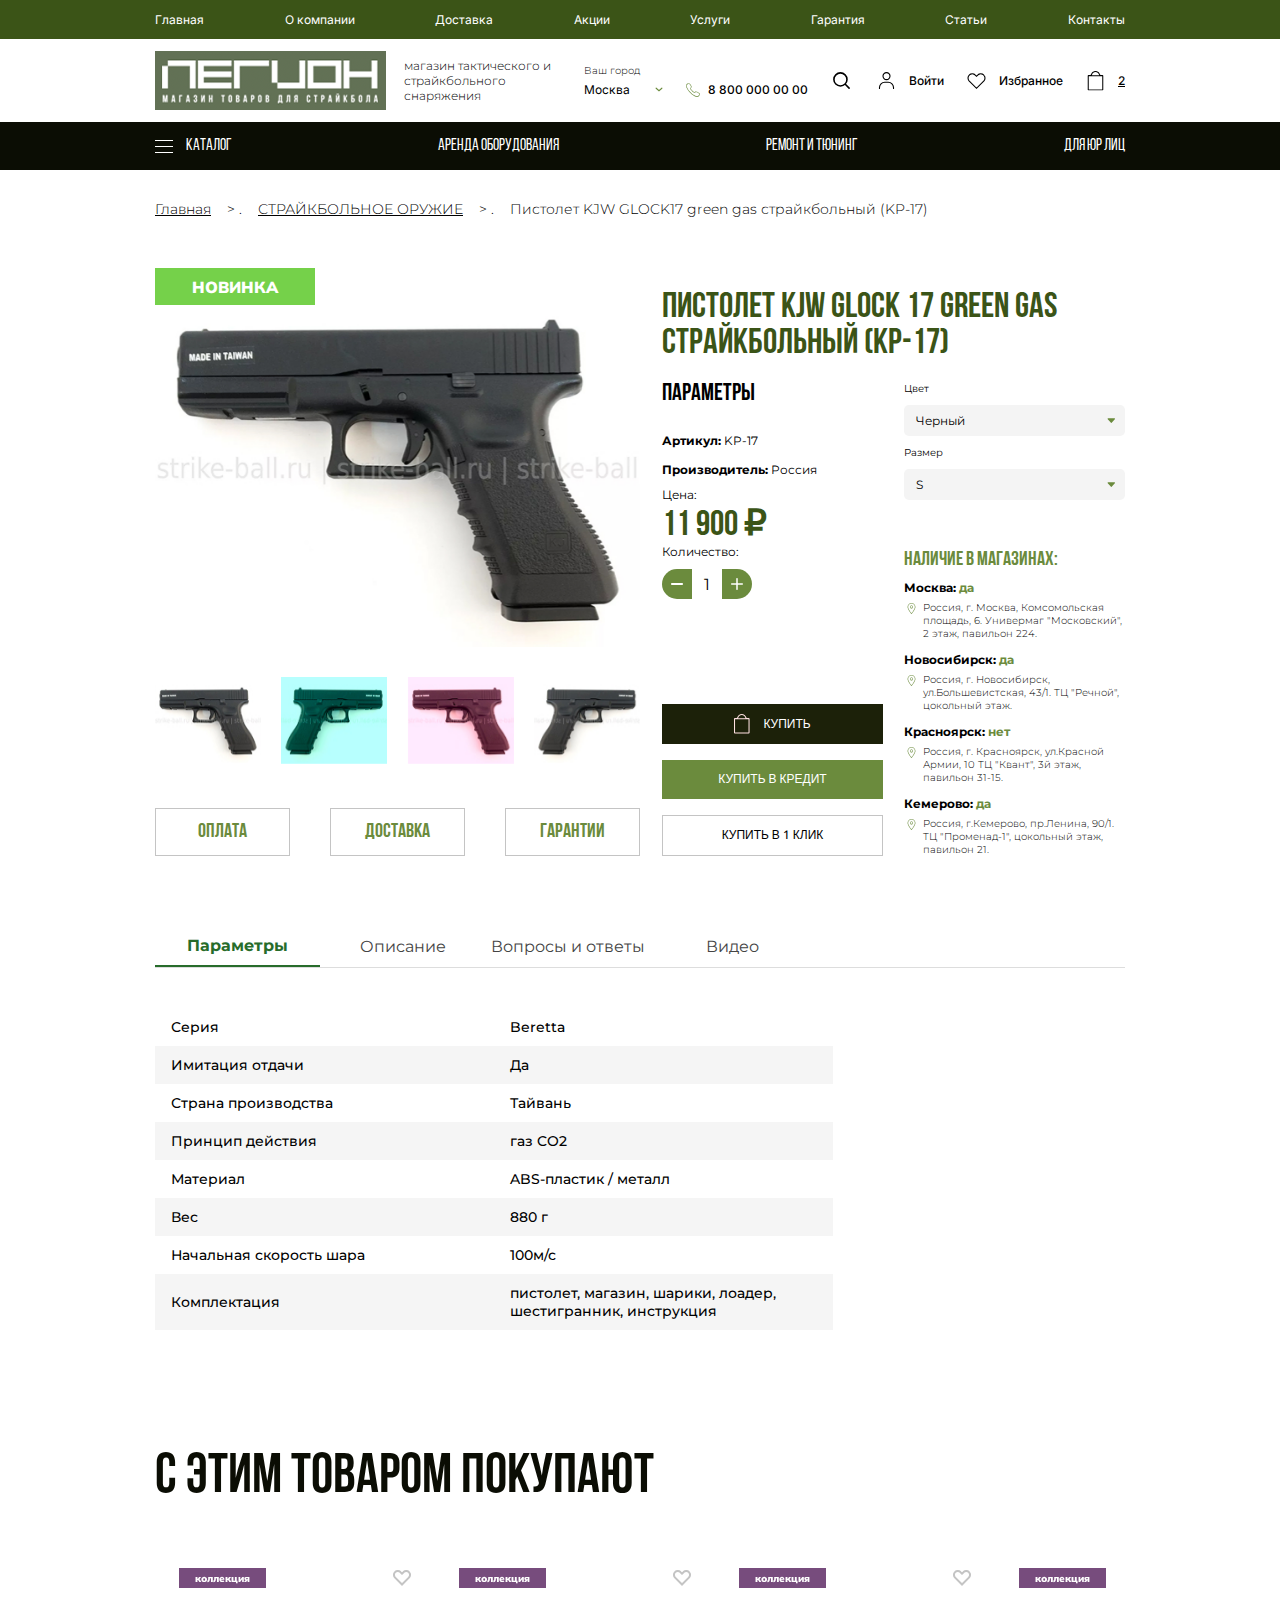
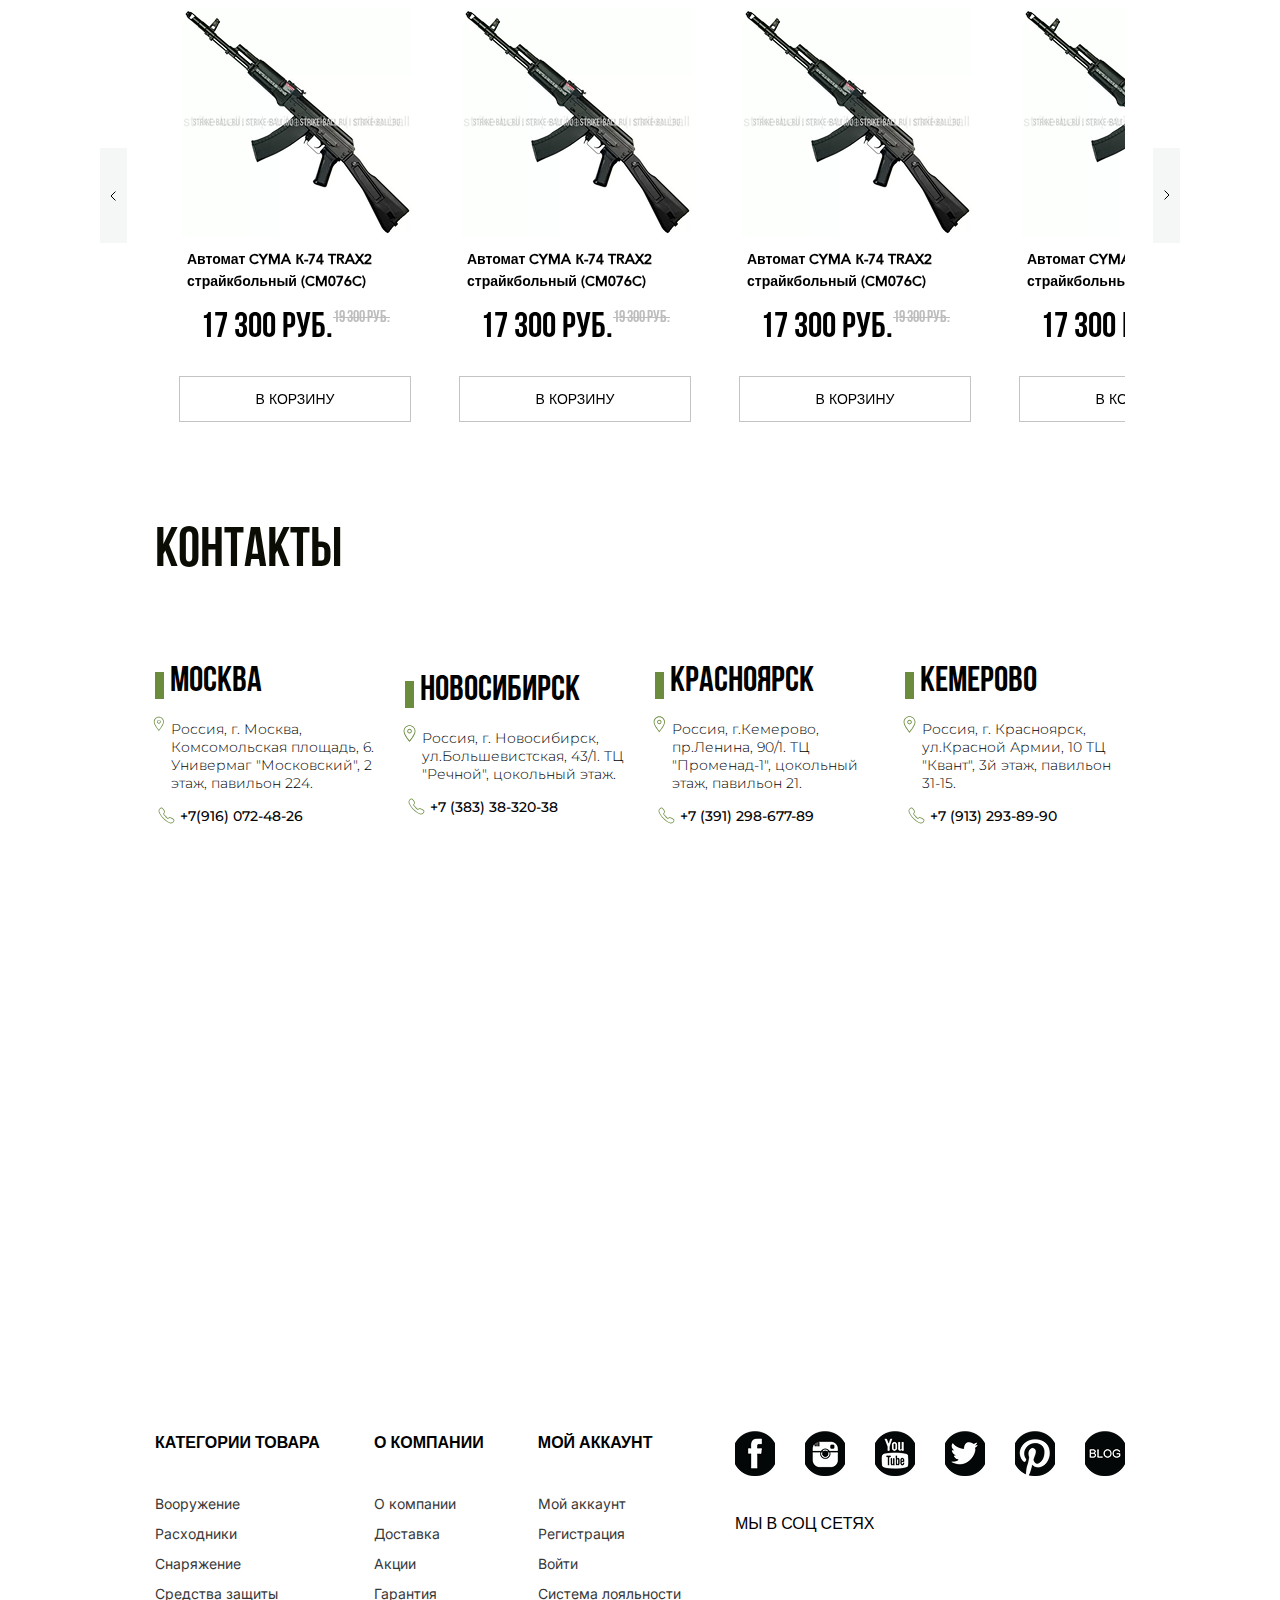
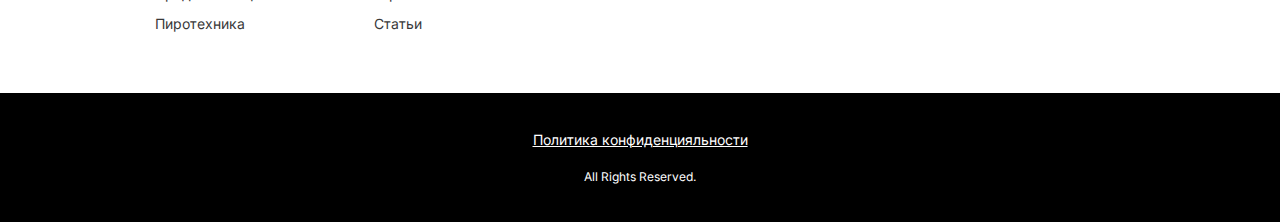
<file: card.html>
<!DOCTYPE html>
<html lang="en">

<head>
  <meta charset="UTF-8">
  <meta name="viewport" content="width=device-width, initial-scale=1.0">
  <title>StrikeBall | Пистолет KJW Glock 17 Green Gas страйкбольный (KP-17)</title>
  <link rel="stylesheet" href="./css/main.css">
  <link rel="stylesheet" href="./css/reset.css">
  <link rel="stylesheet" href="./css/adaptive.css">
  <link rel="stylesheet" href="https://cdn.jsdelivr.net/npm/swiper@11/swiper-bundle.min.css" />
</head>

<body>
  <div class="wrapper">
    <header class="header">
      <nav class="top__menu">
        <div class="container">
          <ul>
            <li><a href="#">Главная</a></li>
            <li><a href="#">О компании</a></li>
            <li><a href="#">Доставка</a></li>
            <li><a href="#">Акции</a></li>
            <li><a href="#">Услуги</a></li>
            <li><a href="#">Гарантия</a></li>
            <li><a href="#">Статьи</a></li>
            <li><a href="#">Контакты</a></li>
          </ul>
        </div>
      </nav>

      <div class="header-content">
        <div class="container">
          <div class="header-content__inner">
            <div class="logo">
              <img src="./img/logo.png" alt="Логотип">
              <p>магазин тактического и страйкбольного снаряжения</p>
            </div>
            <div class="contact__info">
              <div class="city-select">
                <span>Ваш город</span>
                <select>
                  <option>Москва</option>
                  <option>Новосибирск</option>
                  <option>Красноярск</option>
                  <option>Кемерово</option>
                </select>
              </div>
              <a href="tel:88000000000">
                <svg width="14" height="14" viewBox="0 0 14 14" fill="none" xmlns="http://www.w3.org/2000/svg">
                  <path
                    d="M13.2461 10.1055C12.6758 9.51953 11.0547 8.42188 9.99216 8.42188C9.74607 8.42188 9.53122 8.47656 9.35544 8.58984C8.83591 8.92188 8.42185 9.17969 8.22263 9.17969C8.11325 9.17969 7.99607 9.08203 7.73825 8.85938L7.69529 8.82031C6.98044 8.19922 6.8281 8.03906 6.55075 7.75L6.48044 7.67578C6.42966 7.625 6.38669 7.57813 6.34372 7.53516C6.10154 7.28516 5.92575 7.10547 5.30466 6.40234L5.27732 6.37109C4.98044 6.03516 4.78513 5.81641 4.77341 5.65625C4.76169 5.5 4.89841 5.24609 5.24607 4.77344C5.66794 4.20312 5.68357 3.5 5.29685 2.68359C4.98825 2.03906 4.48435 1.42188 4.03904 0.878906L3.99997 0.832031C3.61716 0.363281 3.17185 0.128906 2.67575 0.128906C2.12497 0.128906 1.66794 0.425781 1.42575 0.582031C1.40622 0.59375 1.38669 0.609375 1.36716 0.621094C0.824192 0.964844 0.42966 1.4375 0.281223 1.91797C0.0585668 2.64062 -0.0898706 3.57813 0.976536 5.52734C1.89841 7.21484 2.73435 8.34766 4.06247 9.71094C5.31247 10.9922 5.86716 11.4062 7.10935 12.3047C8.49216 13.3047 9.82029 13.8789 10.75 13.8789C11.6133 13.8789 12.2929 13.8789 13.2617 12.7109C14.2773 11.4844 13.8554 10.7344 13.2461 10.1055ZM12.7968 12.2891C12.0156 13.2344 11.5664 13.2344 10.7539 13.2344C9.96091 13.2344 8.73044 12.6875 7.46482 11.7773C6.25388 10.9023 5.71482 10.5 4.49997 9.25391C3.21482 7.9375 2.40622 6.83984 1.5156 5.21094C0.574192 3.48828 0.67966 2.73437 0.871067 2.11328C0.972629 1.78125 1.27732 1.42578 1.69138 1.16797C1.71091 1.15625 1.73044 1.14062 1.75388 1.12891C1.96091 0.996094 2.30466 0.773438 2.67966 0.773438C2.99216 0.773438 3.2695 0.929688 3.53513 1.25391L3.57419 1.30078C4.57029 2.51953 5.34763 3.59766 4.76169 4.39453C4.34763 4.95312 4.12888 5.33203 4.16404 5.72266C4.19529 6.10156 4.44919 6.38672 4.832 6.81641L4.85935 6.84766C5.48825 7.55859 5.66794 7.74609 5.91794 8C5.96091 8.04297 6.00388 8.08984 6.05466 8.14062L6.12497 8.21484C6.41404 8.51562 6.57419 8.67969 7.30857 9.32422L7.35154 9.36328C7.66404 9.63672 7.8945 9.83594 8.23044 9.83594C8.5781 9.83594 8.96091 9.61719 9.68747 9.15234C9.76169 9.10547 9.86716 9.07812 9.99997 9.07812C10.8476 9.07812 12.3086 10.0469 12.8203 10.5742C13.289 11.0508 13.5234 11.4102 12.7968 12.2891Z"
                    fill="#6B8B3D" />
                </svg>
                8 800 000 00 00
              </a>
            </div>
            <div class="user__actions">
              <button class="search__btn"><img src="./img/search-icon.svg" alt="Search Icon"></button>
              <a href="#"><img src="./img/user-icon.svg" alt="User Icon">Войти</a>
              <a href="#"><img src="./img/favorite-icon.svg" alt="Favorite Icon"> Избранное</a>
              <a class="user__actions-cart" href="#"><img src="./img/cart-icon.svg" alt="Cart Icon">2</a>
            </div>

            <button class="header-burger" onclick="burgerShow()"><img src="./img/header-burger.svg"
                alt="Burger Icon"></button>

            <div class="burger-menu none">
              <button class="burger-close" onclick="burgerShow()"><img src="./img/close.svg" alt="Close"></button>

              <div class="user__actions">
                <button class="search__btn"><img src="./img/search-icon.svg" alt="Search Icon"></button>
                <a href="#">Войти</a>
                <a href="#">Избранное</a>
                <a class="user__actions-cart" href="#"><img src="./img/cart-icon.svg" alt="Cart Icon">2</a>
              </div>

              <nav class="top__menu">
                <ul>
                  <li><a href="#">Главная</a></li>
                  <li><a href="#">О компании</a></li>
                  <li><a href="#">Доставка</a></li>
                  <li><a href="#">Акции</a></li>
                  <li><a href="#">Услуги</a></li>
                  <li><a href="#">Гарантия</a></li>
                  <li><a href="#">Статьи</a></li>
                  <li><a href="#">Контакты</a></li>
                </ul>
              </nav>

              <div class="contact__info">
                <div class="city-select">
                  <span>Ваш город</span>
                  <select>
                    <option>Москва</option>
                    <option>Новосибирск</option>
                    <option>Красноярск</option>
                    <option>Кемерово</option>
                  </select>
                </div>
                <a href="tel:88000000000">
                  <svg width="14" height="14" viewBox="0 0 14 14" fill="none" xmlns="http://www.w3.org/2000/svg">
                    <path
                      d="M13.2461 10.1055C12.6758 9.51953 11.0547 8.42188 9.99216 8.42188C9.74607 8.42188 9.53122 8.47656 9.35544 8.58984C8.83591 8.92188 8.42185 9.17969 8.22263 9.17969C8.11325 9.17969 7.99607 9.08203 7.73825 8.85938L7.69529 8.82031C6.98044 8.19922 6.8281 8.03906 6.55075 7.75L6.48044 7.67578C6.42966 7.625 6.38669 7.57813 6.34372 7.53516C6.10154 7.28516 5.92575 7.10547 5.30466 6.40234L5.27732 6.37109C4.98044 6.03516 4.78513 5.81641 4.77341 5.65625C4.76169 5.5 4.89841 5.24609 5.24607 4.77344C5.66794 4.20312 5.68357 3.5 5.29685 2.68359C4.98825 2.03906 4.48435 1.42188 4.03904 0.878906L3.99997 0.832031C3.61716 0.363281 3.17185 0.128906 2.67575 0.128906C2.12497 0.128906 1.66794 0.425781 1.42575 0.582031C1.40622 0.59375 1.38669 0.609375 1.36716 0.621094C0.824192 0.964844 0.42966 1.4375 0.281223 1.91797C0.0585668 2.64062 -0.0898706 3.57813 0.976536 5.52734C1.89841 7.21484 2.73435 8.34766 4.06247 9.71094C5.31247 10.9922 5.86716 11.4062 7.10935 12.3047C8.49216 13.3047 9.82029 13.8789 10.75 13.8789C11.6133 13.8789 12.2929 13.8789 13.2617 12.7109C14.2773 11.4844 13.8554 10.7344 13.2461 10.1055ZM12.7968 12.2891C12.0156 13.2344 11.5664 13.2344 10.7539 13.2344C9.96091 13.2344 8.73044 12.6875 7.46482 11.7773C6.25388 10.9023 5.71482 10.5 4.49997 9.25391C3.21482 7.9375 2.40622 6.83984 1.5156 5.21094C0.574192 3.48828 0.67966 2.73437 0.871067 2.11328C0.972629 1.78125 1.27732 1.42578 1.69138 1.16797C1.71091 1.15625 1.73044 1.14062 1.75388 1.12891C1.96091 0.996094 2.30466 0.773438 2.67966 0.773438C2.99216 0.773438 3.2695 0.929688 3.53513 1.25391L3.57419 1.30078C4.57029 2.51953 5.34763 3.59766 4.76169 4.39453C4.34763 4.95312 4.12888 5.33203 4.16404 5.72266C4.19529 6.10156 4.44919 6.38672 4.832 6.81641L4.85935 6.84766C5.48825 7.55859 5.66794 7.74609 5.91794 8C5.96091 8.04297 6.00388 8.08984 6.05466 8.14062L6.12497 8.21484C6.41404 8.51562 6.57419 8.67969 7.30857 9.32422L7.35154 9.36328C7.66404 9.63672 7.8945 9.83594 8.23044 9.83594C8.5781 9.83594 8.96091 9.61719 9.68747 9.15234C9.76169 9.10547 9.86716 9.07812 9.99997 9.07812C10.8476 9.07812 12.3086 10.0469 12.8203 10.5742C13.289 11.0508 13.5234 11.4102 12.7968 12.2891Z"
                      fill="#6B8B3D" />
                  </svg>
                  8 800 000 00 00
                </a>
              </div>

            </div>

          </div>
        </div>
      </div>

      <nav class="bottom-menu">
        <div class="container">
          <div class="bottom-menu__inner">
            <button class="catalog-btn" onclick="catalogShow()"><img src="./img/burger.svg"
                alt="Burger Icon">Каталог</button>
            <a href="#">Аренда оборудования</a>
            <a href="#">Ремонт и тюнинг</a>
            <a href="#">Для юр лиц</a>
          </div>
        </div>
      </nav>
    </header>

    <main class="main">

      <section class="card">
        <div class="container">

          <div class="catalog-menu none">
            <ul>

              <li>
                <a href="#" class="catalog-menu__link">Вооружение</a>
                <ul class="catalog-menu__sublist">
                  <li><a href="#">Магазины для автоматов, винтовок, пулеметов</a></li>
                  <li><a href="#">Магазины для пистолетов</a></li>
                  <li><a href="#">Лоадеры</a></li>
                </ul>
              </li>

              <li>
                <a href="#" class="catalog-menu__link">Магазины и Лоадеры</a>
                <ul class="catalog-menu__sublist">
                  <li><a href="#">Магазины для автоматов, винтовок, пулеметов</a></li>
                  <li><a href="#">Магазины для пистолетов</a></li>
                  <li><a href="#">Лоадеры</a></li>
                </ul>
              </li>

              <li>
                <a href="#" class="catalog-menu__link">Аккумуляторы и ЗУ</a>
                <ul class="catalog-menu__sublist">
                  <li><a href="#">Магазины для автоматов, винтовок, пулеметов</a></li>
                  <li><a href="#">Магазины для пистолетов</a></li>
                  <li><a href="#">Лоадеры</a></li>
                </ul>
              </li>

              <li>
                <a href="#" class="catalog-menu__link">Снаряжение</a>
                <ul class="catalog-menu__sublist">
                  <li><a href="#">Магазины для автоматов, винтовок, пулеметов</a></li>
                  <li><a href="#">Магазины для пистолетов</a></li>
                  <li><a href="#">Лоадеры</a></li>
                </ul>
              </li>

              <li>
                <a href="#" class="catalog-menu__link">Одежда и Экипировка</a>
                <ul class="catalog-menu__sublist">
                  <li><a href="#">Магазины для автоматов, винтовок, пулеметов</a></li>
                  <li><a href="#">Магазины для пистолетов</a></li>
                  <li><a href="#">Лоадеры</a></li>
                </ul>
              </li>

              <li>
                <a href="#" class="catalog-menu__link">Внешний обвес</a>
                <ul class="catalog-menu__sublist">
                  <li><a href="#">Магазины для автоматов, винтовок, пулеметов</a></li>
                  <li><a href="#">Магазины для пистолетов</a></li>
                  <li><a href="#">Лоадеры</a></li>
                </ul>
              </li>

              <li>
                <a href="#" class="catalog-menu__link">Медицина</a>
                <ul class="catalog-menu__sublist">
                  <li><a href="#">Магазины для автоматов, винтовок, пулеметов</a></li>
                  <li><a href="#">Магазины для пистолетов</a></li>
                  <li><a href="#">Лоадеры</a></li>
                </ul>
              </li>

              <li>
                <a href="#" class="catalog-menu__link">Запчасти</a>
                <ul class="catalog-menu__sublist">
                  <li><a href="#">Магазины для автоматов, винтовок, пулеметов</a></li>
                  <li><a href="#">Магазины для пистолетов</a></li>
                  <li><a href="#">Лоадеры</a></li>
                </ul>
              </li>

              <li>
                <a href="#" class="catalog-menu__link">Пиротехника</a>
                <ul class="catalog-menu__sublist">
                  <li><a href="#">Магазины для автоматов, винтовок, пулеметов</a></li>
                  <li><a href="#">Магазины для пистолетов</a></li>
                  <li><a href="#">Лоадеры</a></li>
                </ul>
              </li>

              <li>
                <a href="#" class="catalog-menu__link">расходники</a>
                <ul class="catalog-menu__sublist">
                  <li><a href="#">Магазины для автоматов, винтовок, пулеметов</a></li>
                  <li><a href="#">Магазины для пистолетов</a></li>
                  <li><a href="#">Лоадеры</a></li>
                </ul>
              </li>

            </ul>
            <button class="catalog-menu__close" onclick="catalogShow()"><img src="./img/close.svg" alt="Close"></button>
          </div>

          <nav class="breadcrumbs">
            <ul>
              <li><a href="/">Главная</a><span>> .</span></li>
              <li><a href="#">СТРАЙКБОЛЬНОЕ ОРУЖИЕ</a><span>> .</span></li>
              <li>Пистолет KJW GLOCK17 green gas страйкбольный (KP-17)</li>
            </ul>
          </nav>

          <div class="card__inner">

            <div class="card__tag">
              НОВИНКА
            </div>

            <div class="card__gallery">
              <div>
                <div class="swiper main-swiper">
                  <div class="swiper-wrapper">
                    <div class="swiper-slide">
                      <img class="card__main-img" src="./img/gun-main1.jpg" alt="Пистолет">
                    </div>
                    <div class="swiper-slide">
                      <img class="card__main-img" src="./img/gun-main2.jpg" alt="Пистолет">
                    </div>
                    <div class="swiper-slide">
                      <img class="card__main-img" src="./img/gun-main3.jpg" alt="Пистолет">
                    </div>
                    <div class="swiper-slide">
                      <img class="card__main-img" src="./img/gun-main4.jpg" alt="Пистолет">
                    </div>
                    <div class="swiper-slide">
                      <img class="card__main-img" src="./img/gun-main5.jpg" alt="Пистолет">
                    </div>
                    <div class="swiper-slide">
                      <img class="card__main-img" src="./img/gun-main6.jpg" alt="Пистолет">
                    </div>
                  </div>
                </div>

                <div thumbsSlider="" class="swiper swiper-thumbs card-swiper-thumbs">
                  <div class="card__thumbnails swiper-wrapper" style="width: 100%; height: fit-content;">
                    <div class="swiper-slide"><img src="./img/gun1.jpg" alt=""></div>
                    <div class="swiper-slide"><img src="./img/gun2.jpg" alt=""></div>
                    <div class="swiper-slide"><img src="./img/gun3.jpg" alt=""></div>
                    <div class="swiper-slide"><img src="./img/gun4.jpg" alt=""></div>
                    <div class="swiper-slide"><img src="./img/gun5.jpg" alt=""></div>
                    <div class="swiper-slide"><img src="./img/gun6.jpg" alt=""></div>
                  </div>
                </div>
              </div>

              <div class="card__btns">
                <button>оплата</button>
                <button>доставка</button>
                <button>Гарантии</button>
              </div>

            </div>

            <div class="card__info">
              <h1 class="card__title">Пистолет KJW Glock 17 Green Gas страйкбольный (KP-17)</h1>

              <div class="card__col">
                <div class="card__col-child">
                  <div class="card__params">
                    <h4>Параметры</h4>
                    <p><b>Артикул:</b> KP-17</p>
                    <p><b>Производитель:</b> Россия</p>
                  </div>

                  <div class="card__price">
                    <h4>Цена:</h4>
                    <p>11 900 ₽</p>
                  </div>

                  <div class="card__counter">
                    <h4>Количество:</h4>
                    <div>
                      <button class="card__counter-minus"></button>
                      <span class="card__counter-count">1</span>
                      <button class="card__counter-plus"></button>
                    </div>
                  </div>

                  <div class="card__actions">
                    <button class="cart-buy__btn"><img src="./img/card-icon-white.svg" alt="Cart Icon">Купить</button>
                    <button class="cart-buy__btn cart-buy__btn--credit">Купить в кредит</button>
                    <button class="cart-buy__btn cart-buy__btn--oneclick">Купить в 1 клик</button>
                  </div>
                </div>

                <div class="card__col-child">
                  <div class="card__select">
                    <label for="color">Цвет</label>
                    <select name="color" id="color">
                      <option value="Черный">Черный</option>
                      <option value="Белый">Белый</option>
                      <option value="Серый">Серый</option>
                      <option value="Синий">Синий</option>
                    </select>
                    <label for="size">Размер</label>
                    <select name="size" id="size">
                      <option value="S">S</option>
                      <option value="M">M</option>
                      <option value="L">L</option>
                      <option value="XL">XL</option>
                    </select>
                  </div>

                  <div class="card__availability">
                    <h3>Наличие в магазинах:</h3>
                    <ul>
                      <li>Москва: <span class="available">да</span>
                        <p>
                          <img src="./img/loc.svg" alt="Location">

                          Россия, г. Москва, Комсомольская площадь, 6. Универмаг "Московский", 2 этаж, павильон 224.
                        </p>
                      </li>
                      <li>Новосибирск: <span class="available">да</span>
                        <p>
                          <img src="./img/loc.svg" alt="Location">

                          Россия, г. Новосибирск, ул.Большевистская, 43/1. ТЦ "Речной", цокольный этаж.
                        </p>
                      </li>
                      <li>Красноярск: <span class="not-available">нет</span>
                        <p>
                          <img src="./img/loc.svg" alt="Location">

                          Россия, г. Красноярск, ул.Красной Армии, 10 ТЦ "Квант", 3й этаж, павильон 31-15.
                        </p>
                      </li>
                      <li>Кемерово: <span class="available">да</span>
                        <p>
                          <img src="./img/loc.svg" alt="Location">

                          Россия, г.Кемерово, пр.Ленина, 90/1. ТЦ "Променад-1", цокольный этаж, павильон 21.
                        </p>
                      </li>
                    </ul>
                  </div>
                </div>
              </div>

            </div>

          </div>

          <div class="tabs">
            <div class="tab-buttons">
              <button class="tab-btn active" data-tab="params">Параметры</button>
              <button class="tab-btn" data-tab="description">Описание</button>
              <button class="tab-btn" data-tab="faq">Вопросы и ответы</button>
              <button class="tab-btn" data-tab="video">Видео</button>
            </div>

            <div class="tab-content">

              <div class="tab-panel active" id="params">
                <table class="params-table">
                  <tr>
                    <td>Серия</td>
                    <td>Beretta</td>
                  </tr>
                  <tr>
                    <td>Имитация отдачи</td>
                    <td>Да</td>
                  </tr>
                  <tr>
                    <td>Страна производства</td>
                    <td>Тайвань</td>
                  </tr>
                  <tr>
                    <td>Принцип действия</td>
                    <td>газ CO2</td>
                  </tr>
                  <tr>
                    <td>Материал</td>
                    <td>ABS-пластик / металл</td>
                  </tr>
                  <tr>
                    <td>Вес</td>
                    <td>880 г</td>
                  </tr>
                  <tr>
                    <td>Начальная скорость шара</td>
                    <td>100м/с</td>
                  </tr>
                  <tr>
                    <td>Комплектация</td>
                    <td>пистолет, магазин, шарики, лоадер, шестигранник, инструкция</td>
                  </tr>
                </table>
              </div>

              <div class="tab-panel" id="description">
                <p>Описание товара...</p>
              </div>

              <div class="tab-panel" id="faq">
                <div class="accordion">
                  <div class="accordion-item">
                    <div class="accordion-header">
                      Вопрос на несколько строк
                      <span class="accordion-icon"><img src="./img/accordion-plus.svg" alt="Accordion Plus"></span>
                    </div>
                    <div class="accordion-content">
                      Здесь находится ответ на вопрос
                    </div>
                  </div>
                  <div class="accordion-item">
                    <div class="accordion-header">
                      Вопрос на несколько строк
                      <span class="accordion-icon"><img src="./img/accordion-plus.svg" alt="Accordion Plus"></span>
                    </div>
                    <div class="accordion-content">
                      Еще один ответ на вопрос
                    </div>
                  </div>
                  <div class="accordion-item">
                    <div class="accordion-header">
                      Вопрос на несколько строк
                      <span class="accordion-icon"><img src="./img/accordion-plus.svg" alt="Accordion Plus"></span>
                    </div>
                    <div class="accordion-content">
                      Ответ на третий вопрос
                    </div>
                  </div>
                  <div class="accordion-item">
                    <div class="accordion-header">
                      Вопрос на несколько строк
                      <span class="accordion-icon"><img src="./img/accordion-plus.svg" alt="Accordion Plus"></span>
                    </div>
                    <div class="accordion-content">
                      Ответ на четвертый вопрос
                    </div>
                  </div>
                  <div class="accordion-item">
                    <div class="accordion-header">
                      Вопрос на несколько строк
                      <span class="accordion-icon"><img src="./img/accordion-plus.svg" alt="Accordion Plus"></span>
                    </div>
                    <div class="accordion-content">
                      Тут ответ на пятый вопрос
                    </div>
                  </div>
                </div>
              </div>

              <div class="tab-panel" id="video">
                <p>Видеообзор...</p>
              </div>

            </div>
          </div>

        </div>
      </section>

      <section class="upsell">
        <div class="container">
          <div class="upsell__inner">
            <div class="title">
              <h2>С этим товаром покупают</h2>
            </div>
            <div class="swiper-container">
              <div class="swiper product-card-swapper">
                <div class="swiper-wrapper" style="width: 100%; height: fit-content;">
                  <div class="swiper-slide product__card">
                    <div class="product__card-top">
                      <div class="tag">коллекция</div>
                      <button class="favorite"><img src="./img/product-card-favorite.svg"
                          alt="Product Card Favorite"></button>
                    </div>
                    <a href="/card.html"><img src="./img/product.png" alt="Product" class="product__image"></a>
                    <a href="#">
                      <h3 class="product__title">Автомат CYMA К-74 TRAX2 страйкбольный (CM076C)</h3>
                    </a>
                    <div class="product__price">
                      <span class="new-price">17 300 руб.</span>
                      <span class="old-price">19 300 руб.</span>
                    </div>
                    <button class="add-to-cart">в корзину</button>
                  </div>
                  <div class="swiper-slide product__card">
                    <div class="product__card-top">
                      <div class="tag">коллекция</div>
                      <button class="favorite"><img src="./img/product-card-favorite.svg"
                          alt="Product Card Favorite"></button>
                    </div>
                    <a href="/card.html"><img src="./img/product.png" alt="Product" class="product__image"></a>
                    <a href="#">
                      <h3 class="product__title">Автомат CYMA К-74 TRAX2 страйкбольный (CM076C)</h3>
                    </a>
                    <div class="product__price">
                      <span class="new-price">17 300 руб.</span>
                      <span class="old-price">19 300 руб.</span>
                    </div>
                    <button class="add-to-cart">в корзину</button>
                  </div>
                  <div class="swiper-slide product__card">
                    <div class="product__card-top">
                      <div class="tag">коллекция</div>
                      <button class="favorite"><img src="./img/product-card-favorite.svg"
                          alt="Product Card Favorite"></button>
                    </div>
                    <a href="/card.html"><img src="./img/product.png" alt="Product" class="product__image"></a>
                    <a href="#">
                      <h3 class="product__title">Автомат CYMA К-74 TRAX2 страйкбольный (CM076C)</h3>
                    </a>
                    <div class="product__price">
                      <span class="new-price">17 300 руб.</span>
                      <span class="old-price">19 300 руб.</span>
                    </div>
                    <button class="add-to-cart">в корзину</button>
                  </div>
                  <div class="swiper-slide product__card">
                    <div class="product__card-top">
                      <div class="tag">коллекция</div>
                      <button class="favorite"><img src="./img/product-card-favorite.svg"
                          alt="Product Card Favorite"></button>
                    </div>
                    <a href="/card.html"><img src="./img/product.png" alt="Product" class="product__image"></a>
                    <a href="#">
                      <h3 class="product__title">Автомат CYMA К-74 TRAX2 страйкбольный (CM076C)</h3>
                    </a>
                    <div class="product__price">
                      <span class="new-price">17 300 руб.</span>
                      <span class="old-price">19 300 руб.</span>
                    </div>
                    <button class="add-to-cart">в корзину</button>
                  </div>
                  <div class="swiper-slide product__card">
                    <div class="product__card-top">
                      <div class="tag">коллекция</div>
                      <button class="favorite"><img src="./img/product-card-favorite.svg"
                          alt="Product Card Favorite"></button>
                    </div>
                    <a href="/card.html"><img src="./img/product.png" alt="Product" class="product__image"></a>
                    <a href="#">
                      <h3 class="product__title">Автомат CYMA К-74 TRAX2 страйкбольный (CM076C)</h3>
                    </a>
                    <div class="product__price">
                      <span class="new-price">17 300 руб.</span>
                      <span class="old-price">19 300 руб.</span>
                    </div>
                    <button class="add-to-cart">в корзину</button>
                  </div>
                  <div class="swiper-slide product__card">
                    <div class="product__card-top">
                      <div class="tag">коллекция</div>
                      <button class="favorite"><img src="./img/product-card-favorite.svg"
                          alt="Product Card Favorite"></button>
                    </div>
                    <a href="/card.html"><img src="./img/product.png" alt="Product" class="product__image"></a>
                    <a href="#">
                      <h3 class="product__title">Автомат CYMA К-74 TRAX2 страйкбольный (CM076C)</h3>
                    </a>
                    <div class="product__price">
                      <span class="new-price">17 300 руб.</span>
                      <span class="old-price">19 300 руб.</span>
                    </div>
                    <button class="add-to-cart">в корзину</button>
                  </div>
                  <div class="swiper-slide product__card">
                    <div class="product__card-top">
                      <div class="tag">коллекция</div>
                      <button class="favorite"><img src="./img/product-card-favorite.svg"
                          alt="Product Card Favorite"></button>
                    </div>
                    <a href="/card.html"><img src="./img/product.png" alt="Product" class="product__image"></a>
                    <a href="#">
                      <h3 class="product__title">Автомат CYMA К-74 TRAX2 страйкбольный (CM076C)</h3>
                    </a>
                    <div class="product__price">
                      <span class="new-price">17 300 руб.</span>
                      <span class="old-price">19 300 руб.</span>
                    </div>
                    <button class="add-to-cart">в корзину</button>
                  </div>
                  <div class="swiper-slide product__card">
                    <div class="product__card-top">
                      <div class="tag">коллекция</div>
                      <button class="favorite"><img src="./img/product-card-favorite.svg"
                          alt="Product Card Favorite"></button>
                    </div>
                    <a href="/card.html"><img src="./img/product.png" alt="Product" class="product__image"></a>
                    <a href="#">
                      <h3 class="product__title">Автомат CYMA К-74 TRAX2 страйкбольный (CM076C)</h3>
                    </a>
                    <div class="product__price">
                      <span class="new-price">17 300 руб.</span>
                      <span class="old-price">19 300 руб.</span>
                    </div>
                    <button class="add-to-cart">в корзину</button>
                  </div>
                </div>
              </div>
              <div class="swiper-button-next swiper-button-next-product-card"></div>
              <div class="swiper-button-prev swiper-button-prev-product-card"></div>
            </div>
          </div>
        </div>
      </section>

      <section class="contacts">
        <div class="container">
          <div class="title">
            <h2>контакты</h2>
          </div>
          <div class="contacts__list">

            <div class="contacts__item">
              <h3 class="contacts__title">Москва</h3>
              <p class="contacts__text">
                <svg width="26" height="26" viewBox="0 0 26 26" fill="none" xmlns="http://www.w3.org/2000/svg">
                  <path
                    d="M13 22.6282L12.6344 22.1813C12.3906 21.8563 6.17499 14.5845 6.17499 10.2376C6.17499 6.45947 9.26249 3.4126 13 3.4126C16.7375 3.4126 19.825 6.5001 19.825 10.2376C19.825 14.5845 13.6094 21.897 13.3656 22.1813L13 22.6282ZM13 4.34697C9.74999 4.34697 7.14999 6.9876 7.14999 10.197C7.14999 13.6095 11.6594 19.4188 13 21.0845C14.3406 19.4188 18.85 13.6501 18.85 10.197C18.85 6.9876 16.25 4.34697 13 4.34697Z"
                    fill="#6B8B3D" />
                  <path
                    d="M13 12.8377C11.5781 12.8377 10.4 11.6596 10.4 10.2377C10.4 8.81582 11.5781 7.6377 13 7.6377C14.4219 7.6377 15.6 8.81582 15.6 10.2377C15.6 11.6596 14.4219 12.8377 13 12.8377ZM13 8.6127C12.1062 8.6127 11.375 9.34395 11.375 10.2377C11.375 11.1314 12.1062 11.8627 13 11.8627C13.8937 11.8627 14.625 11.1314 14.625 10.2377C14.625 9.34395 13.8937 8.6127 13 8.6127Z"
                    fill="#6B8B3D" />
                </svg>
                <span>Россия, г. Москва, Комсомольская площадь, 6. Универмаг "Московский", 2 этаж, павильон 224.</span>
              </p>
              <a class="contacts__phone" href="tel:+79160724826"><svg width="23" height="23" viewBox="0 0 23 23"
                  fill="none" xmlns="http://www.w3.org/2000/svg">
                  <path
                    d="M18.683 15.0712C18.0272 14.3974 16.1629 13.1351 14.941 13.1351C14.658 13.1351 14.4109 13.1979 14.2088 13.3282C13.6113 13.7101 13.1352 14.0065 12.9061 14.0065C12.7803 14.0065 12.6455 13.8942 12.349 13.6382L12.2996 13.5933C11.4775 12.879 11.3023 12.6948 10.9834 12.3624L10.9025 12.2771C10.8441 12.2187 10.7947 12.1647 10.7453 12.1153C10.4668 11.8278 10.2647 11.6212 9.55039 10.8126L9.51895 10.7767C9.17754 10.3903 8.95293 10.1388 8.93946 9.95459C8.92598 9.7749 9.08321 9.48291 9.48301 8.93936C9.96817 8.2835 9.98614 7.4749 9.54141 6.53604C9.18653 5.79482 8.60703 5.08506 8.09492 4.46064L8.05 4.40674C7.60977 3.86768 7.09766 3.59814 6.52715 3.59814C5.89375 3.59814 5.36817 3.93955 5.08965 4.11924C5.06719 4.13271 5.04473 4.15068 5.02227 4.16416C4.39785 4.55947 3.94414 5.10303 3.77344 5.65557C3.51739 6.48662 3.34668 7.56475 4.57305 9.80635C5.63321 11.747 6.59453 13.0497 8.12188 14.6175C9.55938 16.0909 10.1973 16.5671 11.6258 17.6003C13.216 18.7503 14.7434 19.4106 15.8125 19.4106C16.8053 19.4106 17.5869 19.4106 18.701 18.0675C19.8689 16.6569 19.3838 15.7944 18.683 15.0712ZM18.1664 17.5823C17.268 18.6694 16.7514 18.6694 15.817 18.6694C14.9051 18.6694 13.49 18.0405 12.0346 16.9938C10.642 15.9876 10.0221 15.5249 8.625 14.0919C7.14707 12.578 6.21719 11.3157 5.19297 9.44248C4.11035 7.46143 4.23164 6.59443 4.45176 5.88018C4.56856 5.49834 4.91895 5.08955 5.39512 4.79307C5.41758 4.77959 5.44004 4.76162 5.46699 4.74814C5.70508 4.59541 6.10039 4.33936 6.53164 4.33936C6.89102 4.33936 7.20996 4.51904 7.51543 4.89189L7.56035 4.9458C8.70586 6.34736 9.59981 7.58721 8.92598 8.50361C8.44981 9.146 8.19824 9.58174 8.23867 10.031C8.27461 10.4667 8.5666 10.7946 9.00684 11.2888L9.03828 11.3247C9.76153 12.1423 9.96817 12.3579 10.2557 12.6499C10.3051 12.6993 10.3545 12.7532 10.4129 12.8116L10.4938 12.897C10.8262 13.2429 11.0104 13.4315 11.8549 14.1728L11.9043 14.2177C12.2637 14.5321 12.5287 14.7612 12.915 14.7612C13.3148 14.7612 13.7551 14.5097 14.5906 13.9751C14.676 13.9212 14.7973 13.8897 14.95 13.8897C15.9248 13.8897 17.6049 15.0038 18.1934 15.6103C18.7324 16.1583 19.002 16.5716 18.1664 17.5823Z"
                    fill="#6B8B3D" />
                </svg>
                +7(916) 072-48-26</a>
            </div>

            <div class="contacts__item">
              <h3 class="contacts__title">Новосибирск</h3>
              <p class="contacts__text">
                <svg width="26" height="26" viewBox="0 0 26 26" fill="none" xmlns="http://www.w3.org/2000/svg">
                  <path
                    d="M13 22.6282L12.6344 22.1813C12.3906 21.8563 6.17499 14.5845 6.17499 10.2376C6.17499 6.45947 9.26249 3.4126 13 3.4126C16.7375 3.4126 19.825 6.5001 19.825 10.2376C19.825 14.5845 13.6094 21.897 13.3656 22.1813L13 22.6282ZM13 4.34697C9.74999 4.34697 7.14999 6.9876 7.14999 10.197C7.14999 13.6095 11.6594 19.4188 13 21.0845C14.3406 19.4188 18.85 13.6501 18.85 10.197C18.85 6.9876 16.25 4.34697 13 4.34697Z"
                    fill="#6B8B3D" />
                  <path
                    d="M13 12.8377C11.5781 12.8377 10.4 11.6596 10.4 10.2377C10.4 8.81582 11.5781 7.6377 13 7.6377C14.4219 7.6377 15.6 8.81582 15.6 10.2377C15.6 11.6596 14.4219 12.8377 13 12.8377ZM13 8.6127C12.1062 8.6127 11.375 9.34395 11.375 10.2377C11.375 11.1314 12.1062 11.8627 13 11.8627C13.8937 11.8627 14.625 11.1314 14.625 10.2377C14.625 9.34395 13.8937 8.6127 13 8.6127Z"
                    fill="#6B8B3D" />
                </svg>
                <span>Россия, г. Новосибирск, ул.Большевистская, 43/1. ТЦ "Речной", цокольный этаж.</span>
              </p>
              <a class="contacts__phone" href="tel:+73833832038"><svg width="23" height="23" viewBox="0 0 23 23"
                  fill="none" xmlns="http://www.w3.org/2000/svg">
                  <path
                    d="M18.683 15.0712C18.0272 14.3974 16.1629 13.1351 14.941 13.1351C14.658 13.1351 14.4109 13.1979 14.2088 13.3282C13.6113 13.7101 13.1352 14.0065 12.9061 14.0065C12.7803 14.0065 12.6455 13.8942 12.349 13.6382L12.2996 13.5933C11.4775 12.879 11.3023 12.6948 10.9834 12.3624L10.9025 12.2771C10.8441 12.2187 10.7947 12.1647 10.7453 12.1153C10.4668 11.8278 10.2647 11.6212 9.55039 10.8126L9.51895 10.7767C9.17754 10.3903 8.95293 10.1388 8.93946 9.95459C8.92598 9.7749 9.08321 9.48291 9.48301 8.93936C9.96817 8.2835 9.98614 7.4749 9.54141 6.53604C9.18653 5.79482 8.60703 5.08506 8.09492 4.46064L8.05 4.40674C7.60977 3.86768 7.09766 3.59814 6.52715 3.59814C5.89375 3.59814 5.36817 3.93955 5.08965 4.11924C5.06719 4.13271 5.04473 4.15068 5.02227 4.16416C4.39785 4.55947 3.94414 5.10303 3.77344 5.65557C3.51739 6.48662 3.34668 7.56475 4.57305 9.80635C5.63321 11.747 6.59453 13.0497 8.12188 14.6175C9.55938 16.0909 10.1973 16.5671 11.6258 17.6003C13.216 18.7503 14.7434 19.4106 15.8125 19.4106C16.8053 19.4106 17.5869 19.4106 18.701 18.0675C19.8689 16.6569 19.3838 15.7944 18.683 15.0712ZM18.1664 17.5823C17.268 18.6694 16.7514 18.6694 15.817 18.6694C14.9051 18.6694 13.49 18.0405 12.0346 16.9938C10.642 15.9876 10.0221 15.5249 8.625 14.0919C7.14707 12.578 6.21719 11.3157 5.19297 9.44248C4.11035 7.46143 4.23164 6.59443 4.45176 5.88018C4.56856 5.49834 4.91895 5.08955 5.39512 4.79307C5.41758 4.77959 5.44004 4.76162 5.46699 4.74814C5.70508 4.59541 6.10039 4.33936 6.53164 4.33936C6.89102 4.33936 7.20996 4.51904 7.51543 4.89189L7.56035 4.9458C8.70586 6.34736 9.59981 7.58721 8.92598 8.50361C8.44981 9.146 8.19824 9.58174 8.23867 10.031C8.27461 10.4667 8.5666 10.7946 9.00684 11.2888L9.03828 11.3247C9.76153 12.1423 9.96817 12.3579 10.2557 12.6499C10.3051 12.6993 10.3545 12.7532 10.4129 12.8116L10.4938 12.897C10.8262 13.2429 11.0104 13.4315 11.8549 14.1728L11.9043 14.2177C12.2637 14.5321 12.5287 14.7612 12.915 14.7612C13.3148 14.7612 13.7551 14.5097 14.5906 13.9751C14.676 13.9212 14.7973 13.8897 14.95 13.8897C15.9248 13.8897 17.6049 15.0038 18.1934 15.6103C18.7324 16.1583 19.002 16.5716 18.1664 17.5823Z"
                    fill="#6B8B3D" />
                </svg>
                +7 (383) 38-320-38</a>
            </div>

            <div class="contacts__item">
              <h3 class="contacts__title">Красноярск</h3>
              <p class="contacts__text">
                <svg width="26" height="26" viewBox="0 0 26 26" fill="none" xmlns="http://www.w3.org/2000/svg">
                  <path
                    d="M13 22.6282L12.6344 22.1813C12.3906 21.8563 6.17499 14.5845 6.17499 10.2376C6.17499 6.45947 9.26249 3.4126 13 3.4126C16.7375 3.4126 19.825 6.5001 19.825 10.2376C19.825 14.5845 13.6094 21.897 13.3656 22.1813L13 22.6282ZM13 4.34697C9.74999 4.34697 7.14999 6.9876 7.14999 10.197C7.14999 13.6095 11.6594 19.4188 13 21.0845C14.3406 19.4188 18.85 13.6501 18.85 10.197C18.85 6.9876 16.25 4.34697 13 4.34697Z"
                    fill="#6B8B3D" />
                  <path
                    d="M13 12.8377C11.5781 12.8377 10.4 11.6596 10.4 10.2377C10.4 8.81582 11.5781 7.6377 13 7.6377C14.4219 7.6377 15.6 8.81582 15.6 10.2377C15.6 11.6596 14.4219 12.8377 13 12.8377ZM13 8.6127C12.1062 8.6127 11.375 9.34395 11.375 10.2377C11.375 11.1314 12.1062 11.8627 13 11.8627C13.8937 11.8627 14.625 11.1314 14.625 10.2377C14.625 9.34395 13.8937 8.6127 13 8.6127Z"
                    fill="#6B8B3D" />
                </svg>
                <span>Россия, г.Кемерово, пр.Ленина, 90/1. ТЦ "Променад-1", цокольный этаж, павильон 21.</span>
              </p>
              <a class="contacts__phone" href="tel:+739129867789"><svg width="23" height="23" viewBox="0 0 23 23"
                  fill="none" xmlns="http://www.w3.org/2000/svg">
                  <path
                    d="M18.683 15.0712C18.0272 14.3974 16.1629 13.1351 14.941 13.1351C14.658 13.1351 14.4109 13.1979 14.2088 13.3282C13.6113 13.7101 13.1352 14.0065 12.9061 14.0065C12.7803 14.0065 12.6455 13.8942 12.349 13.6382L12.2996 13.5933C11.4775 12.879 11.3023 12.6948 10.9834 12.3624L10.9025 12.2771C10.8441 12.2187 10.7947 12.1647 10.7453 12.1153C10.4668 11.8278 10.2647 11.6212 9.55039 10.8126L9.51895 10.7767C9.17754 10.3903 8.95293 10.1388 8.93946 9.95459C8.92598 9.7749 9.08321 9.48291 9.48301 8.93936C9.96817 8.2835 9.98614 7.4749 9.54141 6.53604C9.18653 5.79482 8.60703 5.08506 8.09492 4.46064L8.05 4.40674C7.60977 3.86768 7.09766 3.59814 6.52715 3.59814C5.89375 3.59814 5.36817 3.93955 5.08965 4.11924C5.06719 4.13271 5.04473 4.15068 5.02227 4.16416C4.39785 4.55947 3.94414 5.10303 3.77344 5.65557C3.51739 6.48662 3.34668 7.56475 4.57305 9.80635C5.63321 11.747 6.59453 13.0497 8.12188 14.6175C9.55938 16.0909 10.1973 16.5671 11.6258 17.6003C13.216 18.7503 14.7434 19.4106 15.8125 19.4106C16.8053 19.4106 17.5869 19.4106 18.701 18.0675C19.8689 16.6569 19.3838 15.7944 18.683 15.0712ZM18.1664 17.5823C17.268 18.6694 16.7514 18.6694 15.817 18.6694C14.9051 18.6694 13.49 18.0405 12.0346 16.9938C10.642 15.9876 10.0221 15.5249 8.625 14.0919C7.14707 12.578 6.21719 11.3157 5.19297 9.44248C4.11035 7.46143 4.23164 6.59443 4.45176 5.88018C4.56856 5.49834 4.91895 5.08955 5.39512 4.79307C5.41758 4.77959 5.44004 4.76162 5.46699 4.74814C5.70508 4.59541 6.10039 4.33936 6.53164 4.33936C6.89102 4.33936 7.20996 4.51904 7.51543 4.89189L7.56035 4.9458C8.70586 6.34736 9.59981 7.58721 8.92598 8.50361C8.44981 9.146 8.19824 9.58174 8.23867 10.031C8.27461 10.4667 8.5666 10.7946 9.00684 11.2888L9.03828 11.3247C9.76153 12.1423 9.96817 12.3579 10.2557 12.6499C10.3051 12.6993 10.3545 12.7532 10.4129 12.8116L10.4938 12.897C10.8262 13.2429 11.0104 13.4315 11.8549 14.1728L11.9043 14.2177C12.2637 14.5321 12.5287 14.7612 12.915 14.7612C13.3148 14.7612 13.7551 14.5097 14.5906 13.9751C14.676 13.9212 14.7973 13.8897 14.95 13.8897C15.9248 13.8897 17.6049 15.0038 18.1934 15.6103C18.7324 16.1583 19.002 16.5716 18.1664 17.5823Z"
                    fill="#6B8B3D" />
                </svg>
                +7 (391) 298-677-89</a>
            </div>

            <div class="contacts__item">
              <h3 class="contacts__title">Кемерово</h3>
              <p class="contacts__text">
                <svg width="26" height="26" viewBox="0 0 26 26" fill="none" xmlns="http://www.w3.org/2000/svg">
                  <path
                    d="M13 22.6282L12.6344 22.1813C12.3906 21.8563 6.17499 14.5845 6.17499 10.2376C6.17499 6.45947 9.26249 3.4126 13 3.4126C16.7375 3.4126 19.825 6.5001 19.825 10.2376C19.825 14.5845 13.6094 21.897 13.3656 22.1813L13 22.6282ZM13 4.34697C9.74999 4.34697 7.14999 6.9876 7.14999 10.197C7.14999 13.6095 11.6594 19.4188 13 21.0845C14.3406 19.4188 18.85 13.6501 18.85 10.197C18.85 6.9876 16.25 4.34697 13 4.34697Z"
                    fill="#6B8B3D" />
                  <path
                    d="M13 12.8377C11.5781 12.8377 10.4 11.6596 10.4 10.2377C10.4 8.81582 11.5781 7.6377 13 7.6377C14.4219 7.6377 15.6 8.81582 15.6 10.2377C15.6 11.6596 14.4219 12.8377 13 12.8377ZM13 8.6127C12.1062 8.6127 11.375 9.34395 11.375 10.2377C11.375 11.1314 12.1062 11.8627 13 11.8627C13.8937 11.8627 14.625 11.1314 14.625 10.2377C14.625 9.34395 13.8937 8.6127 13 8.6127Z"
                    fill="#6B8B3D" />
                </svg>
                <span>Россия, г. Красноярск, ул.Красной Армии, 10 ТЦ "Квант", 3й этаж, павильон 31-15.</span>
              </p>
              <a class="contacts__phone" href="tel:+79132938990"><svg width="23" height="23" viewBox="0 0 23 23"
                  fill="none" xmlns="http://www.w3.org/2000/svg">
                  <path
                    d="M18.683 15.0712C18.0272 14.3974 16.1629 13.1351 14.941 13.1351C14.658 13.1351 14.4109 13.1979 14.2088 13.3282C13.6113 13.7101 13.1352 14.0065 12.9061 14.0065C12.7803 14.0065 12.6455 13.8942 12.349 13.6382L12.2996 13.5933C11.4775 12.879 11.3023 12.6948 10.9834 12.3624L10.9025 12.2771C10.8441 12.2187 10.7947 12.1647 10.7453 12.1153C10.4668 11.8278 10.2647 11.6212 9.55039 10.8126L9.51895 10.7767C9.17754 10.3903 8.95293 10.1388 8.93946 9.95459C8.92598 9.7749 9.08321 9.48291 9.48301 8.93936C9.96817 8.2835 9.98614 7.4749 9.54141 6.53604C9.18653 5.79482 8.60703 5.08506 8.09492 4.46064L8.05 4.40674C7.60977 3.86768 7.09766 3.59814 6.52715 3.59814C5.89375 3.59814 5.36817 3.93955 5.08965 4.11924C5.06719 4.13271 5.04473 4.15068 5.02227 4.16416C4.39785 4.55947 3.94414 5.10303 3.77344 5.65557C3.51739 6.48662 3.34668 7.56475 4.57305 9.80635C5.63321 11.747 6.59453 13.0497 8.12188 14.6175C9.55938 16.0909 10.1973 16.5671 11.6258 17.6003C13.216 18.7503 14.7434 19.4106 15.8125 19.4106C16.8053 19.4106 17.5869 19.4106 18.701 18.0675C19.8689 16.6569 19.3838 15.7944 18.683 15.0712ZM18.1664 17.5823C17.268 18.6694 16.7514 18.6694 15.817 18.6694C14.9051 18.6694 13.49 18.0405 12.0346 16.9938C10.642 15.9876 10.0221 15.5249 8.625 14.0919C7.14707 12.578 6.21719 11.3157 5.19297 9.44248C4.11035 7.46143 4.23164 6.59443 4.45176 5.88018C4.56856 5.49834 4.91895 5.08955 5.39512 4.79307C5.41758 4.77959 5.44004 4.76162 5.46699 4.74814C5.70508 4.59541 6.10039 4.33936 6.53164 4.33936C6.89102 4.33936 7.20996 4.51904 7.51543 4.89189L7.56035 4.9458C8.70586 6.34736 9.59981 7.58721 8.92598 8.50361C8.44981 9.146 8.19824 9.58174 8.23867 10.031C8.27461 10.4667 8.5666 10.7946 9.00684 11.2888L9.03828 11.3247C9.76153 12.1423 9.96817 12.3579 10.2557 12.6499C10.3051 12.6993 10.3545 12.7532 10.4129 12.8116L10.4938 12.897C10.8262 13.2429 11.0104 13.4315 11.8549 14.1728L11.9043 14.2177C12.2637 14.5321 12.5287 14.7612 12.915 14.7612C13.3148 14.7612 13.7551 14.5097 14.5906 13.9751C14.676 13.9212 14.7973 13.8897 14.95 13.8897C15.9248 13.8897 17.6049 15.0038 18.1934 15.6103C18.7324 16.1583 19.002 16.5716 18.1664 17.5823Z"
                    fill="#6B8B3D" />
                </svg>
                +7 (913) 293-89-90</a>
            </div>

          </div>
        </div>
      </section>

      <iframe class="map"
        src="https://yandex.ru/map-widget/v1/?um=constructor%3Afbcefb6839eadfe2a04506ead052118e476f89a894be6fe59f3326975a3c91ac&amp;source=constructor"
        width="100%" height="450" frameborder="0">
      </iframe>

    </main>

    <footer class="footer">
      <div class="container">
        <div class="footer__inner">

          <div class="footer__column">
            <h3>Категории товара</h3>
            <ul>
              <li><a href="#">Вооружение</a></li>
              <li><a href="#">Расходники</a></li>
              <li><a href="#">Снаряжение</a></li>
              <li><a href="#">Средства защиты</a></li>
              <li><a href="#">Пиротехника</a></li>
            </ul>
          </div>

          <div class="footer__column">
            <h3>О компании</h3>
            <ul>
              <li><a href="#">О компании</a></li>
              <li><a href="#">Доставка</a></li>
              <li><a href="#">Акции</a></li>
              <li><a href="#">Гарантия</a></li>
              <li><a href="#">Статьи</a></li>
            </ul>
          </div>

          <div class="footer__column">
            <h3>мой аккаунт</h3>
            <ul>
              <li><a href="#">Мой аккаунт</a></li>
              <li><a href="#">Регистрация</a></li>
              <li><a href="#">Войти</a></li>
              <li><a href="#">Система лояльности</a></li>
            </ul>
          </div>

          <div class="footer__socials">
            <ul>
              <li><a href="#"><img src="./img/footer-facebook.png" alt="Facebook"></a></li>
              <li><a href="#"><img src="./img/footer-instagram.png" alt="Instagram"></a></li>
              <li><a href="#"><img src="./img/footer-youtube.png" alt="YouTube"></a></li>
              <li><a href="#"><img src="./img/footer-twitter.png" alt="Twitter"></a></li>
              <li><a href="#"><img src="./img/footer-pinterest.png" alt="Pinterest"></a></li>
              <li><a href="#"><img src="./img/footer-blog.png" alt="Blog"></a></li>
            </ul>
            <h3>мы в соц сетях</h3>
          </div>

        </div>
      </div>
      <div class="footer__bottom">
        <a href="#">Политика конфиденцияльности</a>
        <p>All Rights Reserved.</p>
      </div>
    </footer>

  </div>

  <script src="https://cdn.jsdelivr.net/npm/swiper@11/swiper-bundle.min.js"></script>
  </script>

  <script type="module">
    const swiperThumbs = new Swiper(".swiper-thumbs", {
      loop: false,
      slidesPerView: 4,
      freeMode: true,
      watchSlidesProgress: true,
      spaceBetween: 20,
    });


    const swiper = new Swiper(".main-swiper", {
      loop: true,
      spaceBetween: 10,
      navigation: {
        nextEl: ".swiper-button-next",
        prevEl: ".swiper-button-prev",
      },
      thumbs: {
        swiper: swiperThumbs,
      },
    });


    const productCardSwiper = new Swiper(".product-card-swapper", {
      loop: true,
      slidesPerView: "auto",
      navigation: {
        nextEl: ".swiper-button-next",
        prevEl: ".swiper-button-prev",
      },
    });
  </script>

  <script src="./js/main.js"></script>
</body>

</html>
</file>
<file: css/main.css>
@import url('./fonts/BebasNeue/stylesheet.css');
@import url('./fonts/Avenir/stylesheet.css');
@import url('https://fonts.googleapis.com/css2?family=Inter:ital,opsz,wght@0,14..32,100..900;1,14..32,100..900&family=Montserrat:ital,wght@0,100..900;1,100..900&family=Mulish:ital,wght@0,200..1000;1,200..1000&display=swap');


body {
  font-family: "Bebas Neue", sans-serif;
  font-weight: 700;
}

.container {
  max-width: 1210px;
  margin: 0 auto;
  padding: 0 15px;
}


.title {
  display: flex;
  align-items: center;
  column-gap: 25px;
  margin-bottom: 50px;
  text-transform: uppercase;
}

.title h2 {
  font-size: 64px;
  font-family: 'Bebas Neue';
  font-weight: 700;
  color: #0B0D04;
}

/* SWIPER */

.main-swiper .swiper-slide{
  display: flex;
  justify-content: center;
}

.swiper-pagination-bullet-active {
  background-color: #4D2952 !important;
}

.swiper-pagination-bullet {
  margin: 0 12px !important;
}

.swiper-button-next-product-card {
  right: -55px !important;
}

.swiper-button-prev-product-card {
  left: -55px !important;
}

.swiper-button-next-product-card::after {
  background-image: url('../img/arrow-right.svg');
}

.swiper-button-prev-product-card::after {
  background-image: url('../img/arrow-left.svg');
}

.swiper-button-next-product-card::after,
.swiper-button-prev-product-card::after {
  content: '';
  font-size: 0;
  font-family: none;
  z-index: 1000000;
  color: transparent;
  background-repeat: no-repeat;
  background-position: center;
  height: 95px;
  width: 34px;
}

.swiper-container {
  position: relative;
}

/* HEADER */

.top__menu {
  background-color: #3B5417;
  color: #fff;
  font-size: 14px;
  font-family: 'Inter', sans-serif;
  font-weight: 400;
}

.top__menu ul {
  display: flex;
  align-items: center;
  justify-content: space-between;
  padding: 12px 0;
}

.header-content {
  padding: 12px 0;
}

.header-content__inner {
  display: flex;
  align-items: center;
}

.logo {
  display: flex;
  align-items: center;
}

.logo p {
  max-width: 160px;
  margin-left: 18px;
  font-size: 12px;
  font-weight: 300;
  font-family: 'Montserrat', sans-serif;
}

.contact__info {
  display: flex;
  align-items: end;
}

.city-select {
  margin-left: 42px;
}

.city-select span {
  font-size: 10px;
  font-weight: 300;
  margin-bottom: 5px;
  font-family: 'Montserrat', sans-serif;
}

.city-select select {
  width: max-content;
  -webkit-appearance: none;
  -moz-appearance: none;
  background: transparent;
  background-image: url("../img/custom-arrow.svg");
  background-repeat: no-repeat;
  background-size: 10%;
  background-position-x: 100%;
  background-position-y: 5px;
  font-size: 14px;
  font-weight: 400;
  font-family: 'Inter', sans-serif;
}

.contact__info div {
  display: flex;
  flex-direction: column;
}

.contact__info a {
  margin-left: 23px;
  font-size: 14px;
  font-weight: 500;
  display: flex;
  align-items: center;
  column-gap: 8px;
  font-family: 'Inter', sans-serif;
}

.user__actions {
  margin-left: auto;
  display: flex;
  column-gap: 20px;
  font-family: 'Inter', sans-serif;
}

.user__actions a {
  font-size: 14px;
  font-weight: 500;
  display: flex;
  column-gap: 10px;
  align-items: center;
}

.user__actions-cart {
  text-decoration: underline !important;
}

.bottom-menu {
  background-color: #0B0D04;
  color: #fff;
  padding: 22px 0;
}

.bottom-menu__inner {
  display: flex;
  justify-content: space-between;
}

.bottom-menu__inner button {
  font-size: 20px;
  font-weight: 400;
  text-transform: uppercase;
  display: flex;
  align-items: center;
  column-gap: 13px;
}

.bottom-menu__inner {
  font-size: 20px;
  font-weight: 400;
  text-transform: uppercase;
}

.header-burger {
  display: none;
}

.burger-menu {
  z-index: 1000;
  position: absolute;
  padding: 10px;
  padding-right: 50px;
  left: 0;
  top: 0;
  background-color: #fff;
  box-shadow: 0 0 10px #000000;
  width: 100%;
  height: fit-content;
  flex-direction: column;
  gap: 20px;
}

.burger-close {
  position: absolute;
  right: 15px;
  top: 15px;
}


/* MAIN */

.main {
  background-color: #fff;
}

/* HERO */

.catalog-menu {
  position: absolute;
  width: 750px;
  height: fit-content;
  left: -50px;
  top: 0;
  padding: 50px;
  background-color: #fff;
  z-index: 1000;
  color: #000;
}

.catalog-menu__close {
  position: absolute;
  right: 25px;
  top: 40px;
}

.catalog-menu ul:first-child:after {
  content: '';
  position: absolute;
  width: 1px;
  height: 90%;
  background-color: #000;
  left: 270px;
  top: 50%;
  transform: translateY(-50%);
}

.catalog-menu ul {
  display: flex;
  flex-direction: column;
  gap: 15px;
}

.catalog-menu ul li {
  width: 250px;
}

.catalog-menu ul li ul {
  display: none;
  position: absolute;
  left: 300px;
}

.catalog-menu ul li:hover {
  color: #3B5417;
}

.catalog-menu__sublist li {
  width: 100% !important;
  font-family: 'Montserrat', sans-serif;
  font-size: 14px;
  font-weight: 300;
  color: #000;
}

.catalog-menu__sublist li:hover {
  color: #6B8B3D;
  font-weight: 500;
}

.catalog-menu ul li:hover .catalog-menu__sublist {
  display: initial;
}

.catalog-menu__link {
  font-size: 24px;
  font-weight: 700;
}

.hero {
  background-color: #000;
  color: #fff;
  font-family: "Bebas Neue", sans-serif;
  font-weight: 300;
}

.hero .container {
  position: relative;
}

.slick-dots {
  bottom: -50px;
}

.slick-dots ul {
  display: flex;
  align-items: center;
  column-gap: 13px;
}

.slick-dots li button::before {
  font-size: 36px;
}

.hero__inner {
  display: flex;
  text-transform: uppercase;
  padding-top: 183px;
  padding-bottom: 79px;
  position: relative;
  z-index: 2;
}

.hero-swiper {
  height: 100%;
  position: absolute !important;
  left: 0;
  top: 0;
}

.hero-swiper-pagination {
  transform: translate3d(0, 50px, 0) !important;
}

.hero__text {
  max-width: 656px;
  margin-bottom: 100px;
}

.hero__text h2 {
  font-size: 64px;
  font-weight: 700;
  background-color: #6B8B3D;
  padding: 10px 0 0 20px;
  width: 656px;
}

.hero__text p {
  font-size: 32px;
  font-weight: 400;
  line-height: 32px;
  background-color: #0B0D04;
  padding: 10px 0 15px 20px;
  width: 656px;
}

.hero__btn {
  font-size: 40px;
  font-weight: 700;
  display: flex;
  align-items: center;
  justify-content: center;
  width: 280px;
  height: 77px;
  background-color: #FF1F00;
}

.hero__soc {
  margin-left: 193px;
}

.hero__soc h2 {
  font-size: 48px;
  margin-bottom: 13px;
}

.hero__soc-list {
  display: flex;
  align-items: center;
  column-gap: 30px;
}

/* SALE */

.sale {
  margin-top: 35px;
  text-transform: uppercase;
  position: relative;
  z-index: 5;
}

.sale__list {
  display: flex;
  justify-content: space-between;
}

.product__card {
  max-width: 280px;
  padding: 12px 24px;
}

.product__card-top {
  display: flex;
  align-items: center;
  justify-content: space-between;
}

.tag {
  font-family: 'Mulish', sans-serif;
  font-size: 10px;
  font-weight: 900;
  background-color: #774C7D;
  color: #fff;
  width: 87px;
  height: 20px;
  display: flex;
  align-items: center;
  justify-content: center;
}

.product__image {
  margin-top: 20px;
  display: flex;
  margin-left: auto;
}

.product__title {
  margin-top: 12px;
  font-size: 14px;
  margin-left: 8px;
  font-family: 'Avenir', sans-serif;
}

.product__price {
  margin-top: 17px;
  display: flex;
  font-family: 'Bebas Neue', sans-serif;
  justify-content: center;
}

.new-price {
  font-size: 36px;
  font-weight: 700;
}

.old-price {
  font-size: 16px;
  font-weight: 700;
  color: #BDBDBD;
  text-decoration: line-through;
}

.add-to-cart {
  margin-top: 30px;
  width: 100%;
  text-transform: uppercase;
  font-family: 'Avenir Book', sans-serif;
  font-size: 14px;
  border: 1px solid #C4C4C4;
  height: 46px;
}

.slick-arrow {
  transition: all .2s ease;
}

.slick-arrow::before {
  font-size: 0;
  color: transparent;
}

.slick-arrow:hover {
  opacity: .5;
}

.slick-prev {
  background-image: url('../img/arrow-left.svg') !important;
  height: 95px;
  width: 34px;
  left: -70px;
}

.slick-next {
  background-image: url('../img/arrow-right.svg') !important;
  height: 95px;
  width: 34px;
  right: -70px;
}

/* PROMO */

.promo {
  margin-top: 35px;
}

.promo__list {
  display: flex;
  justify-content: space-between;
}

.promo__item {
  display: flex;
  flex-direction: column;
  gap: 18px;
  max-width: 279px;
}

.promo__title {
  font-family: 'Bebas Neue', sans-serif;
  font-size: 32px;
  font-weight: 700;
  color: #6B8B3D;
  text-transform: uppercase;
}

.promo__text {
  font-size: 14px;
  font-weight: 300;
  font-family: 'Montserrat', sans-serif;
}

.promo__button {
  font-family: 'Bebas Neue', sans-serif;
  font-size: 20px;
  font-weight: 700;
  color: #262626;
  text-align: right;
  text-decoration: underline;
  text-transform: uppercase;
}

/* ABOUT */

.about {
  background-image: url('../img/about-bg.jpg');
  background-repeat: no-repeat;
  background-position: center;
  padding-top: 57px;
  padding-bottom: 80px;
  margin-top: 50px;
}

.about__block {
  background: #fff;
  padding: 40px;
  max-width: 687px;
  margin-left: auto;
  position: relative;
}

.about__block::before {
  content: '';
  position: absolute;
  right: 29px;
  top: -30px;
  width: 21px;
  height: 114px;
  background-color: #6B8B3D;
}

.about__title {
  font-family: 'Bebas Neue', sans-serif;
  font-size: 64px;
  font-weight: 700;
  margin-bottom: 25px;
}

.about__text {
  font-size: 14px;
  font-weight: 300;
  font-family: 'Montserrat', sans-serif;
}

.about__text+.about__text {
  margin-top: 16px;
}

/* NEW */

.new {
  margin-top: 70px;
}

.new__list {
  display: flex;
  justify-content: space-between;
}

/* CATALOG */

.catalog {
  margin-top: 56px;
}

.catalog__list {
  width: 100%;
  display: flex;
  flex-wrap: wrap;
  justify-content: center;
}

.catalog__item {
  width: fit-content;
  height: fit-content;
  position: relative;
}

.catalog__list {
  max-width: 2000px;
  margin: 0 auto;
}

.catalog__item h4 {
  color: #fff;
  position: absolute;
  left: 0;
  top: 0;
  width: 100%;
  height: 100%;
  font-size: 30px;
  background-color: #6B8B3D;
  opacity: 0.8;
  display: flex;
  align-items: center;
  justify-content: center;
  text-transform: uppercase;
  display: none;
  user-select: none;
}

.catalog__item:hover.catalog__item h4 {
  display: flex;
}

/* REVIIEW */

.review {
  margin-top: 80px;
}

.review__list {
  margin-top: 80px;
  display: flex;
  align-items: center;
  justify-content: space-between;
}

.review__item {
  max-width: 280px;
}

.review__img {
  margin-bottom: 24px;
}

.review__title {
  font-family: 'Bebas Neue', sans-serif;
  font-size: 36px;
  font-weight: 700;
  padding-left: 15px;
  position: relative;
  margin-bottom: 18px;
}

.review__title::before {
  content: '';
  position: absolute;
  left: 0;
  top: 8px;
  background-color: #6B8B3D;
  width: 9px;
  height: 27px;
}

.review__text {
  font-size: 14px;
  font-weight: 300;
  font-family: 'Montserrat', sans-serif;
}

/* CONTACT */

.contacts {
  margin-top: 90px;
  margin-bottom: 90px;
}

.contacts__list {
  margin-top: 84px;
  display: flex;
  justify-content: space-between;
  align-items: center;
}

.contacts__item {
  max-width: 280px;
}

.contacts__title {
  font-family: 'Bebas Neue', sans-serif;
  font-size: 36px;
  font-weight: 700;
  padding-left: 15px;
  position: relative;
  margin-bottom: 20px;
}

.contacts__title::before {
  content: '';
  position: absolute;
  left: 0;
  top: 8px;
  background-color: #6B8B3D;
  width: 9px;
  height: 27px;
}

.contacts__text {
  display: flex;
  align-items: start;
}

.contacts__text svg {
  scale: 2.5;
  margin-right: 8px;
}

.contacts__text span {
  font-size: 14px;
  font-weight: 300;
  font-family: 'Montserrat', sans-serif;
}

.contacts__phone {
  margin-top: 12px;
  display: flex;
  align-items: center;
  column-gap: 2px;
  font-family: 'Montserrat', sans-serif;
  font-size: 14px;
  font-weight: 500;
}

/* FOOTER */

.footer__inner {
  padding: 60px 0;
  display: flex;
  align-items: start;
  justify-content: space-between;
}

.footer__column h3 {
  font-size: 16px;
  text-transform: uppercase;
  margin-bottom: 40px;
  font-family: 'Avenir Book', sans-serif;
}

.footer__column ul {
  display: flex;
  flex-direction: column;
  gap: 12px;
}

.footer__column ul li a {
  font-size: 14px;
  font-weight: 400;
  color: #383838;
  font-family: 'Inter', sans-serif;
}

.footer__socials {
  text-transform: uppercase;
  font-size: 16px;
  font-family: 'Avenir Book', sans-serif;
  font-weight: 400;
}

.footer__socials ul {
  display: flex;
  column-gap: 30px;
  margin-bottom: 35px;
}

.footer__bottom {
  padding: 38px 0;
  width: 100%;
  background-color: #000;
  color: #fff;
  text-align: center;
}

.footer__bottom a {
  font-family: 'Inter', sans-serif;
  font-size: 14px;
  font-weight: 400;
  text-decoration: underline !important;
}

.footer__bottom p {
  font-family: 'Inter', sans-serif;
  margin-top: 20px;
  font-size: 12px;
  font-weight: 400;
}

.none {
  display: none;
}

/*  */
/*  */
/* СТРАНИЦА */
/* CARD */
/*  */
/*  */

/* BREADCRUMBS */

.breadcrumbs {
  font-family: 'Montserrat', sans-serif;
  font-size: 14px;
  font-weight: 300;
  margin-bottom: 72px;
}

.breadcrumbs ul {
  display: flex;
  gap: 16px;
}

.breadcrumbs span {
  margin-left: 16px;
}

.breadcrumbs ul li a {
  text-decoration: underline;
}

/* CARD */

.card {
  margin-top: 30px;
}

.card .container {
  position: relative;
}

.card__inner {
  display: flex;
  gap: 22px;
  position: relative;
}

.card__tag {
  font-family: 'Mulish', sans-serif;
  font-size: 16px;
  font-weight: 900;
  position: absolute;
  left: 0;
  top: -22px;
  color: #FFF;
  background-color: #75D14A;
  display: flex;
  align-items: center;
  justify-content: center;
  width: 160px;
  height: 37px;
  z-index: 2;
}

.card__gallery {
  width: 50%;
  display: flex;
  flex-direction: column;
}

.card-swiper-thumbs {
  margin-top: 30px;
}

.card-swiper-thumbs .swiper-slide{
  cursor: pointer;
}

.card__btns {
  margin-top: auto;
  display: flex;
  align-items: center;
  justify-content: space-between;
}

.card__btns button {
  width: 180px;
  height: 48px;
  border: 1px solid #C4C4C4;
  font-size: 20px;
  font-weight: 700;
  color: #6B8B3D;
}

.card__info {
  display: flex;
  flex-direction: column;
  justify-content: space-between;
}

.card__title {
  font-family: 'Bebas Neue', sans-serif;
  font-size: 48px;
  font-weight: 700;
  color: #3B5417;
  margin-bottom: 20px;
  line-height: 1em;
}

.card__params h4 {
  font-size: 32px;
  font-weight: 700;
  margin-bottom: 27px;
}

.card__params p {
  font-family: 'Montserrat', sans-serif;
  font-size: 14px;
  font-weight: 400;
}

.card__params p:not(:first-child) {
  margin-top: 14px;
}

.card__params p b {
  font-weight: 700;
}

.card__price {
  margin-top: 10px;
}

.card__price h4 {
  font-family: 'Montserrat', sans-serif;
  font-size: 14px;
  font-weight: 400;
}

.card__price p {
  font-size: 48px;
  font-weight: 700;
  color: #3B5417;
}

.card__counter div {
  height: 47px;
  display: flex;
}

.card__counter h4 {
  font-family: 'Montserrat', sans-serif;
  font-size: 14px;
  font-weight: 400;
  margin-bottom: 10px;
}

.card__counter-minus,
.card__counter-plus{
  background-color: #6B8B3D;
  width: 37px;
  height: 100%;
  background-repeat: no-repeat;
  background-size: 16px;
  background-position: center;
}

.card__counter-minus {
  border-top-left-radius: 15px;
  border-bottom-left-radius: 15px;
  background-image: url('../img/counter-minus.svg');
}

.card__counter-count {
  width: 57px;
  font-family: 'Montserrat', sans-serif;
  font-size: 20px;
  font-weight: 400;
  display: flex;
  align-items: center;
  justify-content: center;
}

.card__counter-plus {
  border-top-right-radius: 15px;
  border-bottom-right-radius: 15px;
  background-image: url('../img/counter-plus.svg');
}

.card__actions {
  display: flex;
  flex-direction: column;
  gap: 16px;
  margin-top: 21px;
}

.cart-buy__btn {
  display: flex;
  align-items: center;
  justify-content: center;
  column-gap: 13px;
  font-family: 'Avenir', sans-serif;
  font-size: 14px;
  font-weight: 350;
  width: 100%;
  color: #fff;
  background-color: #1C2109;
  padding: 23px 0;
  text-transform: uppercase;
}

.cart-buy__btn--credit {
  background-color: #6B8B3D;
}

.cart-buy__btn--oneclick {
  border: 1px solid #C4C4C4;
  background-color: transparent;
  color: #000;
}

.card__col {
  display: flex;
  column-gap: 21px;
}

.card__col-child {
  width: 50%;
  display: flex;
  flex-direction: column;
}

.card__select {
  display: flex;
  flex-direction: column;
  gap: 10px;
  font-family: 'Montserrat', sans-serif;
}

.card__select select {
  appearance: none;
  -webkit-appearance: none;
  -moz-appearance: none;
  background-color: #F4F4F4;
  border-radius: 5px;
  padding: 10px 40px 10px 15px;
  font-size: 14px;
  font-weight: 400;
  cursor: pointer;
  background-image: url('../img/select-arrow.svg');
  background-repeat: no-repeat;
  background-position: right 10px center;
  background-size: 12px;
}

.card__select label {
  font-size: 12px;
  font-weight: 400;
}

.card__availability {
  margin-top: auto;
}

.card__availability h3 {
  font-size: 24px;
  font-weight: 700;
  color: #6B8B3D;
  text-transform: uppercase;
  margin-bottom: 20px;
}

.card__availability ul {
  display: flex;
  flex-direction: column;
  gap: 12px;
  font-family: 'Montserrat', sans-serif;
}

.card__availability ul li {
  font-size: 14px;
  font-weight: 700;
}

.card__availability ul li .available,
.card__availability ul li .not-available {
  color: #6B8B3D;
}

.card__availability ul li p {
  font-size: 10px;
  font-weight: 300;
  display: flex;
  align-items: start;
  margin-top: 12px;
}

.card__availability ul li p img {
  margin-right: 4px;
}

.tabs {
  margin-top: 70px;
  font-family: 'Montserrat', sans-serif;
}

.tab-buttons {
  display: flex;
  border-bottom: 1px solid #ddd;
}

.tab-btn {
  width: 165px;
  font-size: 16px;
  font-weight: 400;
  color: #444444;
  padding: 10px 0;
}

.tab-btn.active {
  color: #276c2b;
  border-bottom: 2px solid #276c2b;
  font-weight: 700;
}

.tab-content {
  margin-top: 40px;
}

.tab-panel {
  display: none;
}

.tab-panel.active {
  display: block;
}

.params-table {
  max-width: 678px;
  font-size: 14px;
  font-weight: 500;
  border-collapse: collapse;
}

.params-table td {
  width: 50%;
  padding: 10px 16px;
  margin: 0;
}

.params-table tr:nth-child(even) {
  background: #f5f5f5;
}

.accordion {
  width: 100%;
  display: flex;
  flex-direction: column;
  gap: 18px;
}

.accordion-item {
  background: #f4f4f4;
  border-radius: 5px;
  overflow: hidden;
}

.accordion-header {
  padding: 13px 8px 13px 40px;
  display: flex;
  justify-content: space-between;
  align-items: center;
  cursor: pointer;
  font-size: 16px;
  font-weight: 500;
}

.accordion-content {
  margin-top: 6px;
  padding: 13px 8px 13px 40px;
  display: none;
  font-size: 18px;
  font-weight: 500;
  background: #f4f4f4;
  border-top: 1px solid #e0e0e0;
}

.accordion-icon {
  transition: transform 0.3s;
}

.accordion-item.active .accordion-content {
  display: block;
}

.accordion-item.active .accordion-icon {
  transform: rotate(45deg);
}

/* UPSELL */

.upsell{
  margin-top: 120px;
}
</file>
<file: css/adaptive.css>
@media screen and (max-width: 1380px) {
  .container {
    max-width: 1000px;
  }


  .title h2 {
    font-size: 56px;
  }

  /* HEADER */

  .top__menu ul li {
    font-size: 12px;
  }

  .contact__info a {
    font-size: 12px;
  }

  .city-select {
    margin-left: 20px;
  }

  .city-select select {
    font-size: 12px;
  }

  .user__actions a {
    font-size: 12px;
  }

  .user__actions img {
    transform: scale(.8);
  }

  .bottom-menu {
    padding: 16px 0;
  }

  .bottom-menu__inner button,
  .bottom-menu__inner a {
    font-size: 16px;
  }

  /* HERO */

  .hero__inner {
    padding-top: 90px;
    padding-bottom: 40px;
  }

  .hero__text {
    margin-bottom: 70px;
  }

  .hero__text h2 {
    font-size: 52px;
  }

  .hero__text p {
    font-size: 28px;
  }

  .hero__btn {
    font-size: 30px;
    width: 200px;
    height: 50px;
  }

  .hero__soc {
    margin-left: 120px;
  }

  .hero__soc h2 {
    font-size: 32px;
  }

  .hero__soc-list {
    column-gap: 20px;
  }

  /* PROMO */

  .promo__item {
    max-width: 220px;
  }

  .promo__title {
    font-size: 26px;
  }

  .promo__text {
    font-size: 12px;
  }

  /* REVIEW */

  .review__item {
    max-width: 220px;
  }

  .review__title {
    font-size: 28px;
  }

  .review__text {
    font-size: 12px;
  }

  /* CONTACTS */

  .contacts__item {
    max-width: 220px;
  }

  /* СТРАНИЦА CARD */

  .card__btns button {
    width: 135px;
  }

  .card__title {
    font-size: 36px;
  }

  .card__col-child {
    width: 50%;
  }

  .card__params h4 {
    font-size: 24px;
  }

  .card__params p {
    font-size: 12px;
  }

  .card__price h4 {
    font-size: 12px;
  }

  .card__price p {
    font-size: 36px;
  }

  .card__counter h4 {
    font-size: 12px;
  }

  .card__counter div {
    height: 30px;
  }

  .card__counter-minus,
  .card__counter-plus {
    background-size: 12px;
    width: 30px;
  }

  .card__counter-count {
    font-size: 16px;
    width: 30px;
  }

  .card__actions {
    margin-top: auto;
  }

  .cart-buy__btn {
    padding: 10px 0;
    font-size: 12px;
  }

  .cart-buy__btn img{
    width: 16px;
  }

  .card__select select{
    padding: 8px 32px 8px 12px;
    font-size: 12px;
    background-size: 8px;
  }

  .card__select label{
    font-size: 10px;
  }

  .card__availability {
    margin-top: 50px;
  }

  .card__availability h3{
    margin-bottom: 10px;
    font-size: 20px;
  }

  .card__availability ul li{
    font-size: 12px;
  }

  .card__availability ul li p{
    margin-top: 6px;
  }
}

@media screen and (max-width: 1040px) {
  .container {
    max-width: 760px;
  }

  .title h2 {
    font-size: 42px;
  }

  /* HEADER */

  .top__menu {
    display: none;
  }

  .burger-menu .top__menu {
    display: block;
    background: none;
    color: #000;
  }

  .top__menu ul {
    display: grid;
    grid-template-columns: 1fr 1fr;
    gap: 10px;
    justify-content: start;
    max-width: 200px;
  }

  .contact__info {
    display: none;
  }

  .city-select {
    margin: 0;
  }

  .user__actions {
    display: none;
    margin-left: 0;
  }

  .header-burger {
    display: block;
    margin-left: auto;
  }

  .burger-menu .contact__info,
  .burger-menu .user__actions {
    display: flex;
  }

  /* HERO */

  .hero__inner {
    flex-direction: column;
    padding-top: 40px;
    padding-bottom: 10px;
  }

  .hero__text {
    margin-bottom: 30px;
  }

  .hero__text h2 {
    font-size: 42px;
    width: 500px;
  }

  .hero__text p {
    font-size: 24px;
    width: 500px;
  }

  .hero__btn {
    font-size: 26px;
    width: 160px;
    height: 40px;
  }

  .hero__soc {
    margin: 0;
    margin-top: 20px;
  }

  .hero__soc h2 {
    font-size: 26px;
  }

  .hero__soc-list {
    column-gap: 10px;
  }

  .hero__soc-list a img {
    transform: scale(.7);
  }

  .slick-dots {
    bottom: -30px;
  }

  /* PRODUCT */

  .tag {
    font-weight: 400;
  }

  .product__title {
    font-size: 12px;
  }

  .new-price {
    font-size: 24px;
  }

  .old-price {
    font-size: 14px;
    font-weight: 400;
  }

  /* PROMO */

  .promo__item {
    max-width: 160px;
  }

  /* REVIEW */

  .review__item {
    max-width: 160px;
  }

  /* CONTACTS */

  .contacts__item {
    max-width: 160px;
  }

  .contacts__title {
    font-size: 24px;
  }

  .contacts__title::before {
    top: 0;
  }

  .contacts__text span {
    font-size: 12px;
  }

  /* FOOTER */

  .footer__column h3 {
    font-size: 14px;
    margin-bottom: 20px;
  }

  .footer__column ul li a {
    font-size: 12px;
  }

  .footer__socials ul {
    gap: 10px;
  }

  /* СТРАНИЦА CARD */

  .breadcrumbs{
    font-size: 12px;
  }

  .breadcrumbs ul{
    gap: 4px;
  }

  .breadcrumbs span{
    margin-left: 6px;
  }

  .card__inner{
    flex-direction: column;
    gap: 50px;
  }
  
  .card__gallery{
    width: 100%;
  }

  .card__btns{
    margin-top: 30px;
  }

  .card__btns button{
    width: 230px;
  }

  .card__thumbnails .swiper-slide{
    display: flex;
    justify-content: center;
  }
}

@media screen and (max-width: 840px) {
  .container {
    max-width: 520px;
  }

  /* HERO */

  .hero__inner {
    gap: 10px;
    padding: 10px 0;
  }

  .hero__text {
    margin: 0;
  }

  .hero__text h2 {
    font-size: 32px;
    max-width: 450px;
  }

  .hero__text p {
    font-size: 16px;
    line-height: 22px;
    max-width: 450px;
  }

  .hero__btn {
    margin-top: 10px;
  }

  .hero__soc {
    margin: 0;
    display: flex;
    align-items: center;
  }

  .hero__soc h2 {
    margin: 0;
  }

  .hero__soc-list {
    gap: 0;
  }

  .hero__soc-list a {
    transform: scale(.7);
  }

  /* PROMO */

  .promo__list {
    display: grid;
    grid-template-columns: 1fr 1fr;
  }

  .promo__item {
    text-align: center;
    width: 100%;
    max-width: 100%;
    padding: 10px;
  }

  .promo__button {
    text-align: center;
  }

  /* ABOUT */

  .about__title {
    font-size: 42px;
  }

  .about__text {
    font-size: 12px;
  }

  /* CATALOG */

  .catalog__list {
    max-width: 700px;
  }

  .catalog__item {
    max-width: 500px;
  }

  /* REVIEW */

  .review__list {
    display: grid;
    grid-template-columns: 1fr 1fr;
  }

  .review__item {
    text-align: center;
    width: 100%;
    max-width: 100%;
    padding: 10px;
  }

  .review__title {
    padding: 0;
  }

  .review__title::before {
    width: 0;
    height: 0;
  }

  /* CONTACTS */

  .contacts__list {
    margin-top: 20px;
    display: grid;
    grid-template-columns: 1fr 1fr;
  }

  .contacts__item {
    text-align: center;
    width: 100%;
    max-width: 100%;
    padding: 20px;
  }

  .contacts__title {
    padding: 0;
  }

  .contacts__title::before {
    width: 0;
    height: 0;
  }

  .contacts__text svg {
    display: none;
  }

  .contacts__phone {
    justify-content: center;
  }

  /* FOOTER */

  .footer__inner {
    display: grid;
    grid-template-columns: 1fr 1fr;
    gap: 50px;
  }

  .footer__column ul {
    gap: 4px;
  }

  /* CATALOG MENU */

  .catalog-menu {
    left: 50%;
    transform: translateX(-50%);
    width: 500px;
  }

  /* СТРАНИЦА CARD */

  .breadcrumbs ul{
    gap: 0;
    justify-content: space-between;
  }

  .breadcrumbs ul li{
    padding-left: 20px;
    width: max-content;
  }

  .card__btns button{
    width: 150px;
  }

  .tab-btn{
    font-size: 12px;
  }

  .params-table{
    font-size: 12px;
  }

  .params-table td{
    padding: 5px 8px;
  }
}

@media screen and (max-width: 560px) {
  .container {
    max-width: 405px;
  }

  /* HEADER */

  .logo img {
    width: 150px;
  }

  .bottom-menu__inner a,
  .bottom-menu__inner button {
    font-size: 12px;
  }

  /* HERO */

  .hero {
    background-color: #060606;
  }

  .hero__inner {
    align-items: center;
    text-align: center;
  }

  .hero__text h2 {
    font-size: 24px;
    letter-spacing: .05em;
    max-width: 340px;
    padding: 0;
  }

  .hero__text p {
    font-size: 14px;
    letter-spacing: .05em;
    max-width: 340px;
    padding: 0;
  }

  .hero__btn {
    margin: 0 auto;
    margin-top: 10px;
  }

  .hero-slider {
    display: none;
  }

  /* ABOUT */

  .about__block {
    padding: 20px;
  }

  /* PRODUCT */

  .product__card {
    max-width: 180px;
  }

  .slick-next {
    right: -50px;
  }

  .slick-prev {
    left: -50px;
  }

  /* CATALOG MENU */

  .catalog-menu {
    left: 50%;
    transform: translateX(-50%);
    width: 370px;
    padding: 10px;
  }

  .catalog-menu__sublist li {
    font-size: 10px;
    font-weight: 300;
    color: #000;
  }

  .catalog-menu__link {
    font-size: 16px;
    font-weight: 700;
  }

  .catalog-menu ul li {
    width: 160px;
  }

  .catalog-menu ul li ul {
    left: 170px;
    max-width: 150px;
  }

  .catalog-menu ul:first-child:after {
    width: 0;
    height: 0;
  }

  .catalog-menu__close {
    position: absolute;
    right: 25px;
    top: 20px;
  }

  .swiper-button-next-product-card {
    right: -30px !important;
  }

  .swiper-button-prev-product-card {
    left: -30px !important;
  }

  /* СТРАНИЦА CARD */

  .card__btns{
    flex-direction: column;
    gap: 10px;
  }
  
  .card__btns button{
    width: 100%;
  }
  
  .card__actions{
    margin-top: 30px;
  }
}
</file>
